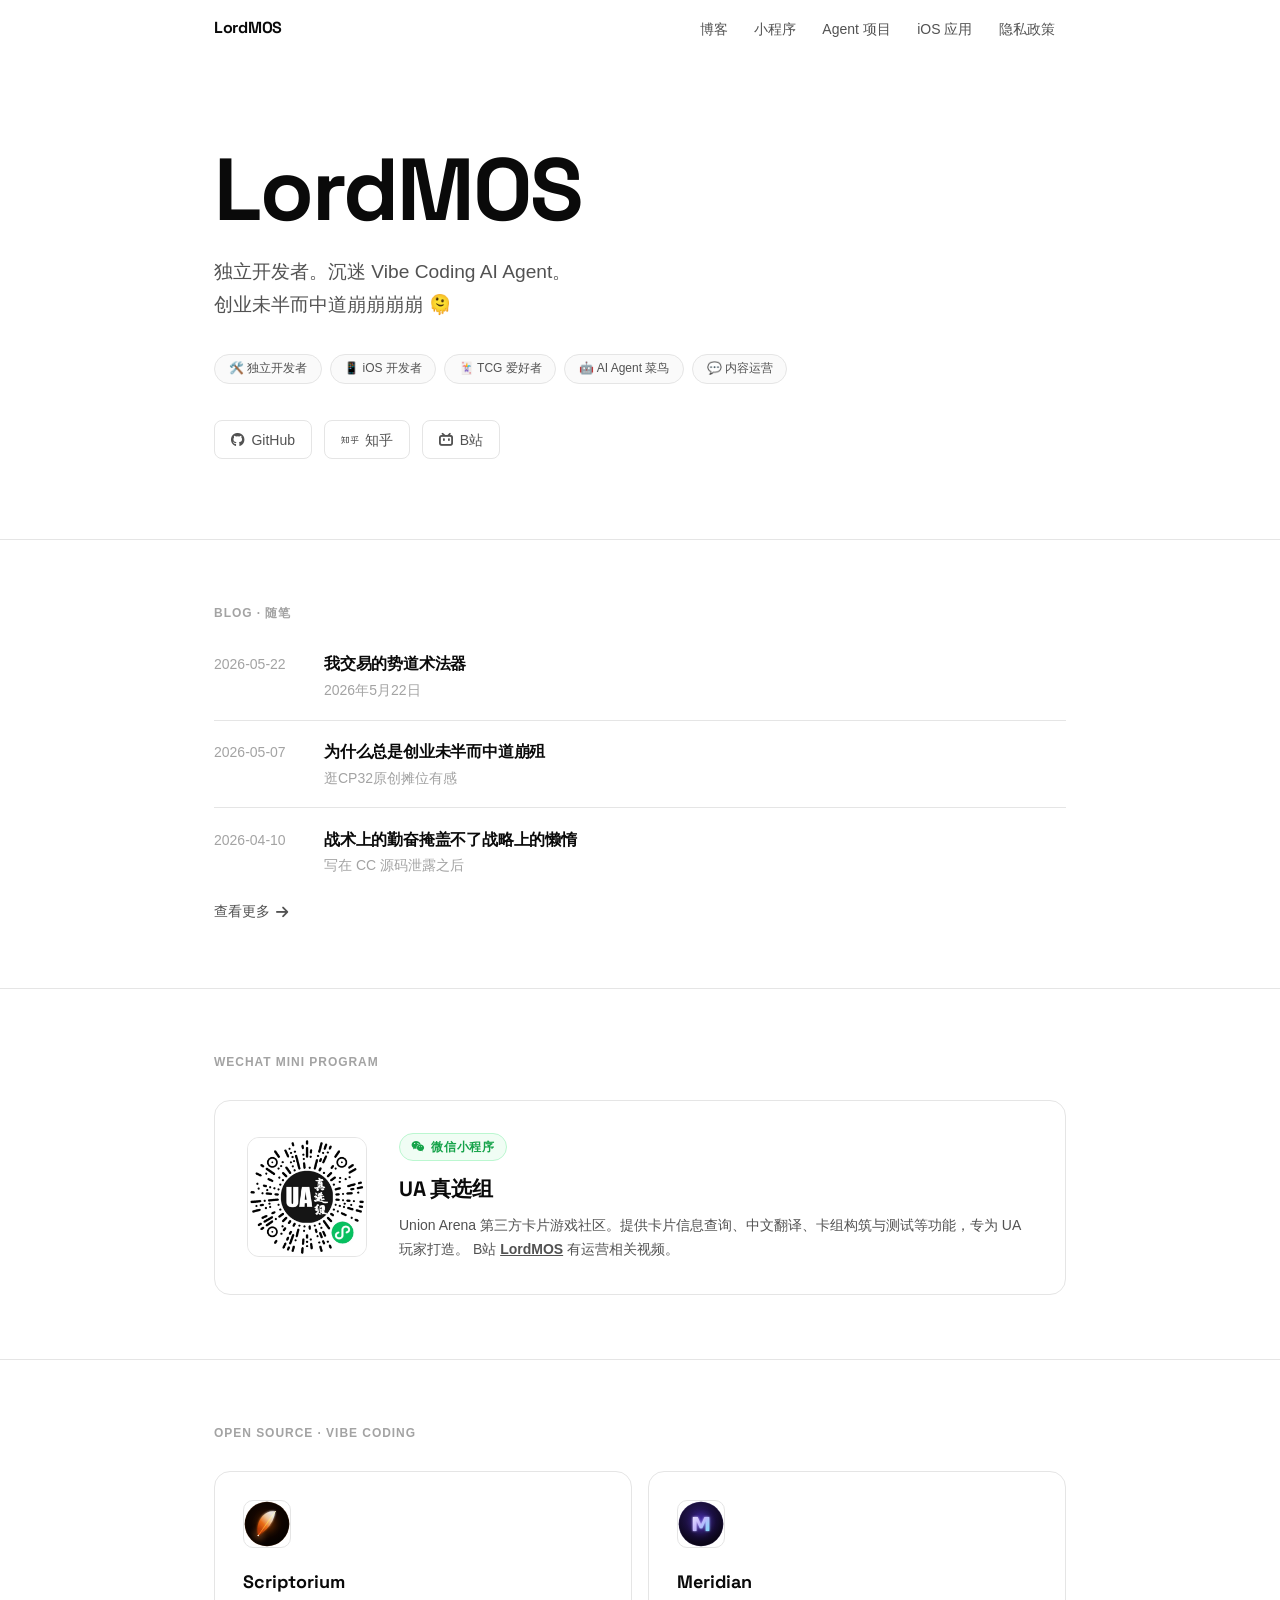
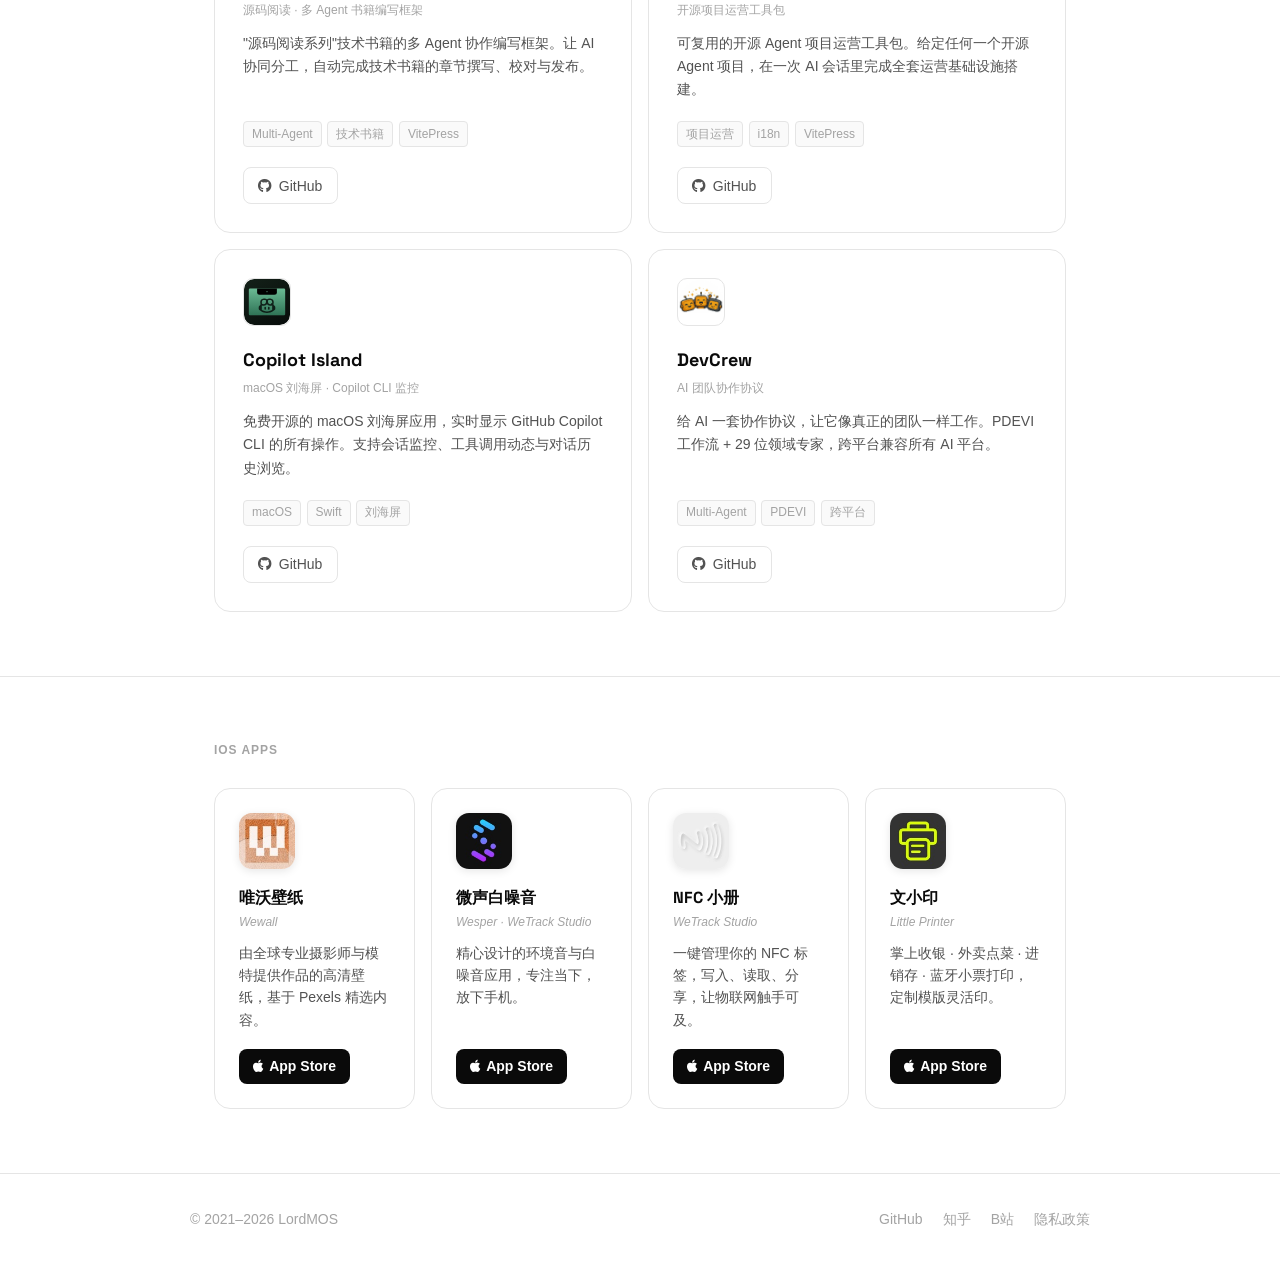
<file: index.html>
<!DOCTYPE html>
<html lang="zh-CN">

<head>
  <meta charset="utf-8" />
  <meta name="viewport" content="width=device-width, initial-scale=1" />
  <meta name="description" content="LordMOS — 独立开发者，iOS应用、微信小程序、AI Agent" />
  <title>LordMOS</title>
  <link rel="icon" type="image/x-icon" href="assets/favicon.ico" />
  <!-- Fonts: preconnect first, then load — non-blocking fallback to system fonts if unavailable -->
  <link rel="preconnect" href="https://fonts.googleapis.com" />
  <link rel="preconnect" href="https://fonts.gstatic.com" crossorigin />
  <link rel="stylesheet" href="https://fonts.googleapis.com/css2?family=Space+Grotesk:wght@500;700&display=swap"
    media="print" onload="this.media='all'" />
  <noscript>
    <link rel="stylesheet"
      href="https://fonts.googleapis.com/css2?family=Space+Grotesk:wght@500;700&display=swap" />
  </noscript>
  <!-- Font Awesome 6 Free -->
  <link rel="stylesheet" href="https://cdnjs.cloudflare.com/ajax/libs/font-awesome/6.6.0/css/all.min.css"
    crossorigin="anonymous" />
  <link href="css/custom.css" rel="stylesheet" />
  <link href="css/blog.css" rel="stylesheet" />
</head>

<body>

  <!-- Skip Navigation -->
  <a class="skip-nav" href="#main">跳转到主内容</a>

  <!-- Navbar -->
  <nav id="mainNav" aria-label="主导航">
    <div class="nav-inner">
      <a class="nav-brand" href="#">LordMOS</a>
      <button class="nav-toggle" id="navToggle" aria-label="打开导航菜单" aria-expanded="false" aria-controls="navLinks">
        <i class="fas fa-bars"></i>
      </button>
      <ul class="nav-links" id="navLinks">
        <li><a href="/blog-list.html">博客</a></li>
        <li><a href="#miniprogram">小程序</a></li>
        <li><a href="#agents">Agent 项目</a></li>
        <li><a href="#projects">iOS 应用</a></li>
        <li><a href="/privacy">隐私政策</a></li>
      </ul>
    </div>
  </nav>

  <main id="main">

  <!-- Hero -->
  <section class="hero" id="about">
    <h1 class="hero-name">LordMOS</h1>
    <p class="hero-bio">
      独立开发者。沉迷 Vibe Coding AI Agent。<br>
      创业未半而中道崩崩崩崩 🫠
    </p>
    <div class="hero-pills">
      <span class="hero-pill">🛠️ 独立开发者</span>
      <span class="hero-pill">📱 iOS 开发者</span>
      <span class="hero-pill">🃏 TCG 爱好者</span>
      <span class="hero-pill">🤖 AI Agent 菜鸟</span>
      <span class="hero-pill">💬 内容运营</span>
    </div>
    <div class="hero-links">
      <a class="hero-link" href="https://github.com/lordmos" target="_blank" rel="noopener">
        <i class="fab fa-github"></i> GitHub
      </a>
      <a class="hero-link" href="https://www.zhihu.com/people/lordmos" target="_blank" rel="noopener">
        <i class="fab fa-zhihu"></i> 知乎
      </a>
      <a class="hero-link" href="https://space.bilibili.com/143360" target="_blank" rel="noopener">
        <i class="fab fa-bilibili"></i> B站
      </a>
    </div>
  </section>

  <hr class="page-divider" />

  <!-- Blog -->
  <section class="page-section" id="blog">
    <p class="section-label">Blog · 随笔</p>
    <div class="blog-grid" id="blogGrid">
      <div class="blog-loading">
        <div class="blog-loading-spinner"></div>
        <span>加载博客列表...</span>
      </div>
    </div>
    <a class="blog-view-all" id="blogViewAll" href="/blog-list.html" style="display:none">
      查看更多 <i class="fas fa-arrow-right"></i>
    </a>
  </section>

  <hr class="page-divider" />

  <!-- Mini Program -->
  <section class="page-section" id="miniprogram">
    <p class="section-label">WeChat Mini Program</p>
    <div class="mp-card">
      <div class="mp-qr">
        <img src="assets/img/ua-qrcode.png" alt="UA真选组小程序二维码" loading="lazy" />
      </div>
      <div class="mp-body">
        <span class="mp-tag"><i class="fab fa-weixin"></i> 微信小程序</span>
        <div class="mp-title">UA 真选组</div>
        <p class="mp-desc">
          Union Arena 第三方卡片游戏社区。提供卡片信息查询、中文翻译、卡组构筑与测试等功能，专为 UA 玩家打造。
          B站 <a href="https://space.bilibili.com/143360" target="_blank" rel="noopener"
            style="text-decoration:underline;color:inherit"><strong>LordMOS</strong></a> 有运营相关视频。
        </p>
      </div>
    </div>
  </section>

  <hr class="page-divider" />

  <!-- Agent Projects -->
  <section class="page-section" id="agents">
    <p class="section-label">Open Source · Vibe Coding</p>
    <div class="agent-grid">

      <a class="agent-card" href="https://lordmos.github.io/scriptorium/" target="_blank" rel="noopener">
        <div class="agent-logo">
          <img src="assets/img/hero-scriptorium.svg" alt="Scriptorium" loading="lazy" />
        </div>
        <div class="agent-name">Scriptorium</div>
        <div class="agent-sub">源码阅读 · 多 Agent 书籍编写框架</div>
        <p class="agent-desc">
          "源码阅读系列"技术书籍的多 Agent 协作编写框架。让 AI 协同分工，自动完成技术书籍的章节撰写、校对与发布。
        </p>
        <div class="agent-tags">
          <span class="agent-tag">Multi-Agent</span>
          <span class="agent-tag">技术书籍</span>
          <span class="agent-tag">VitePress</span>
        </div>
        <span class="btn-gh"><i class="fab fa-github"></i> GitHub</span>
      </a>

      <a class="agent-card" href="https://lordmos.github.io/meridian/" target="_blank" rel="noopener">
        <div class="agent-logo">
          <img src="assets/img/hero-meridian.svg" alt="Meridian" loading="lazy" />
        </div>
        <div class="agent-name">Meridian</div>
        <div class="agent-sub">开源项目运营工具包</div>
        <p class="agent-desc">
          可复用的开源 Agent 项目运营工具包。给定任何一个开源 Agent 项目，在一次 AI 会话里完成全套运营基础设施搭建。
        </p>
        <div class="agent-tags">
          <span class="agent-tag">项目运营</span>
          <span class="agent-tag">i18n</span>
          <span class="agent-tag">VitePress</span>
        </div>
        <span class="btn-gh"><i class="fab fa-github"></i> GitHub</span>
      </a>

      <a class="agent-card" href="https://lordmos.github.io/copilot-island/" target="_blank" rel="noopener">
        <div class="agent-logo">
          <img src="assets/img/hero-copilot-island.svg" alt="Copilot Island" loading="lazy" />
        </div>
        <div class="agent-name">Copilot Island</div>
        <div class="agent-sub">macOS 刘海屏 · Copilot CLI 监控</div>
        <p class="agent-desc">
          免费开源的 macOS 刘海屏应用，实时显示 GitHub Copilot CLI 的所有操作。支持会话监控、工具调用动态与对话历史浏览。
        </p>
        <div class="agent-tags">
          <span class="agent-tag">macOS</span>
          <span class="agent-tag">Swift</span>
          <span class="agent-tag">刘海屏</span>
        </div>
        <span class="btn-gh"><i class="fab fa-github"></i> GitHub</span>
      </a>

      <a class="agent-card" href="https://lordmos.github.io/dev-crew/" target="_blank" rel="noopener">
        <div class="agent-logo">
          <img src="assets/img/dev-crew.png" alt="DevCrew" loading="lazy" />
        </div>
        <div class="agent-name">DevCrew</div>
        <div class="agent-sub">AI 团队协作协议</div>
        <p class="agent-desc">
          给 AI 一套协作协议，让它像真正的团队一样工作。PDEVI 工作流 + 29 位领域专家，跨平台兼容所有 AI 平台。
        </p>
        <div class="agent-tags">
          <span class="agent-tag">Multi-Agent</span>
          <span class="agent-tag">PDEVI</span>
          <span class="agent-tag">跨平台</span>
        </div>
        <span class="btn-gh"><i class="fab fa-github"></i> GitHub</span>
      </a>

    </div>
  </section>

  <hr class="page-divider" />

  <!-- iOS Apps -->
  <section class="page-section" id="projects">
    <p class="section-label">iOS Apps</p>
    <div class="app-grid">

      <a class="app-card" href="https://apps.apple.com/cn/app/id1492618122" target="_blank" rel="noopener">
        <img class="app-icon" src="assets/img/icon-wewall.jpg" alt="唯沃壁纸" loading="lazy" />
        <div class="app-name">唯沃壁纸</div>
        <div class="app-sub">Wewall</div>
        <p class="app-desc">由全球专业摄影师与模特提供作品的高清壁纸，基于 Pexels 精选内容。</p>
        <span class="btn-store"><i class="fab fa-apple"></i> App Store</span>
      </a>

      <a class="app-card" href="https://apps.apple.com/cn/app/id1492861857" target="_blank" rel="noopener">
        <img class="app-icon" src="assets/img/icon-wesper.jpg" alt="微声白噪音" loading="lazy" />
        <div class="app-name">微声白噪音</div>
        <div class="app-sub">Wesper · WeTrack Studio</div>
        <p class="app-desc">精心设计的环境音与白噪音应用，专注当下，放下手机。</p>
        <span class="btn-store"><i class="fab fa-apple"></i> App Store</span>
      </a>

      <a class="app-card" href="https://apps.apple.com/cn/app/id1551346700" target="_blank" rel="noopener">
        <img class="app-icon" src="assets/img/icon-nfc.jpg" alt="NFC小册" loading="lazy" />
        <div class="app-name">NFC 小册</div>
        <div class="app-sub">WeTrack Studio</div>
        <p class="app-desc">一键管理你的 NFC 标签，写入、读取、分享，让物联网触手可及。</p>
        <span class="btn-store"><i class="fab fa-apple"></i> App Store</span>
      </a>

      <a class="app-card" href="https://apps.apple.com/cn/app/id1554477295" target="_blank" rel="noopener">
        <img class="app-icon" src="assets/img/icon-printer.jpg" alt="文小印" loading="lazy" />
        <div class="app-name">文小印</div>
        <div class="app-sub">Little Printer</div>
        <p class="app-desc">掌上收银 · 外卖点菜 · 进销存 · 蓝牙小票打印，定制模版灵活印。</p>
        <span class="btn-store"><i class="fab fa-apple"></i> App Store</span>
      </a>

    </div>
  </section>

  </main>

  <!-- Footer -->
  <footer class="site-footer">
    <div class="footer-inner">
      <span class="footer-copy">© 2021–2026 LordMOS</span>
      <ul class="footer-nav">
        <li><a href="https://github.com/lordmos" target="_blank" rel="noopener">GitHub</a></li>
        <li><a href="https://www.zhihu.com/people/lordmos" target="_blank" rel="noopener">知乎</a></li>
        <li><a href="https://space.bilibili.com/143360" target="_blank" rel="noopener">B站</a></li>
        <li><a href="/privacy">隐私政策</a></li>
      </ul>
    </div>
  </footer>

  <script>
    const nav = document.getElementById('mainNav');
    window.addEventListener('scroll', () => {
      nav.style.borderBottomColor = window.scrollY > 10 ? 'var(--nav-scroll-border)' : 'transparent';
    });

    // Mobile nav toggle
    const navToggle = document.getElementById('navToggle');
    const navLinks = document.getElementById('navLinks');
    navToggle.addEventListener('click', () => {
      const isOpen = navLinks.classList.toggle('nav-open');
      navToggle.setAttribute('aria-expanded', isOpen);
      navToggle.querySelector('i').className = isOpen ? 'fas fa-times' : 'fas fa-bars';
    });

    // Load latest 5 blog posts for homepage
    (async function loadBlogList() {
      const grid = document.getElementById('blogGrid');
      try {
        const res = await fetch('blogs/index.json');
        if (!res.ok) throw new Error('Failed to load');
        const posts = await res.json();

        // Sort by date descending
        posts.sort((a, b) => b.date.localeCompare(a.date));

        // Show only latest 5
        const latest = posts.slice(0, 5);

        grid.innerHTML = latest.map(post => {
          const dateObj = new Date(post.date + 'T00:00:00');
          const dateStr = `${dateObj.getFullYear()}-${String(dateObj.getMonth()+1).padStart(2,'0')}-${String(dateObj.getDate()).padStart(2,'0')}`;
          return `
            <a class="blog-card" href="blog.html?post=${encodeURIComponent(post.file)}">
              <span class="blog-card-date">${dateStr}</span>
              <div class="blog-card-content">
                <div class="blog-card-title">${post.title}</div>
                ${post.subtitle ? `<div class="blog-card-subtitle">${post.subtitle}</div>` : ''}
              </div>
              <span class="blog-card-arrow"><i class="fas fa-arrow-right"></i></span>
            </a>`;
        }).join('');

        // Show "查看更多" link if there are more than 5 posts, or always show it as entry to full list
        const viewAllEl = document.getElementById('blogViewAll');
        if (viewAllEl) viewAllEl.style.display = 'inline-flex';

      } catch (e) {
        grid.innerHTML = '<p style="color:var(--fg-3);font-size:0.9rem">暂无博客文章。</p>';
      }
    })();
  </script>

</body>

</html>
</file>
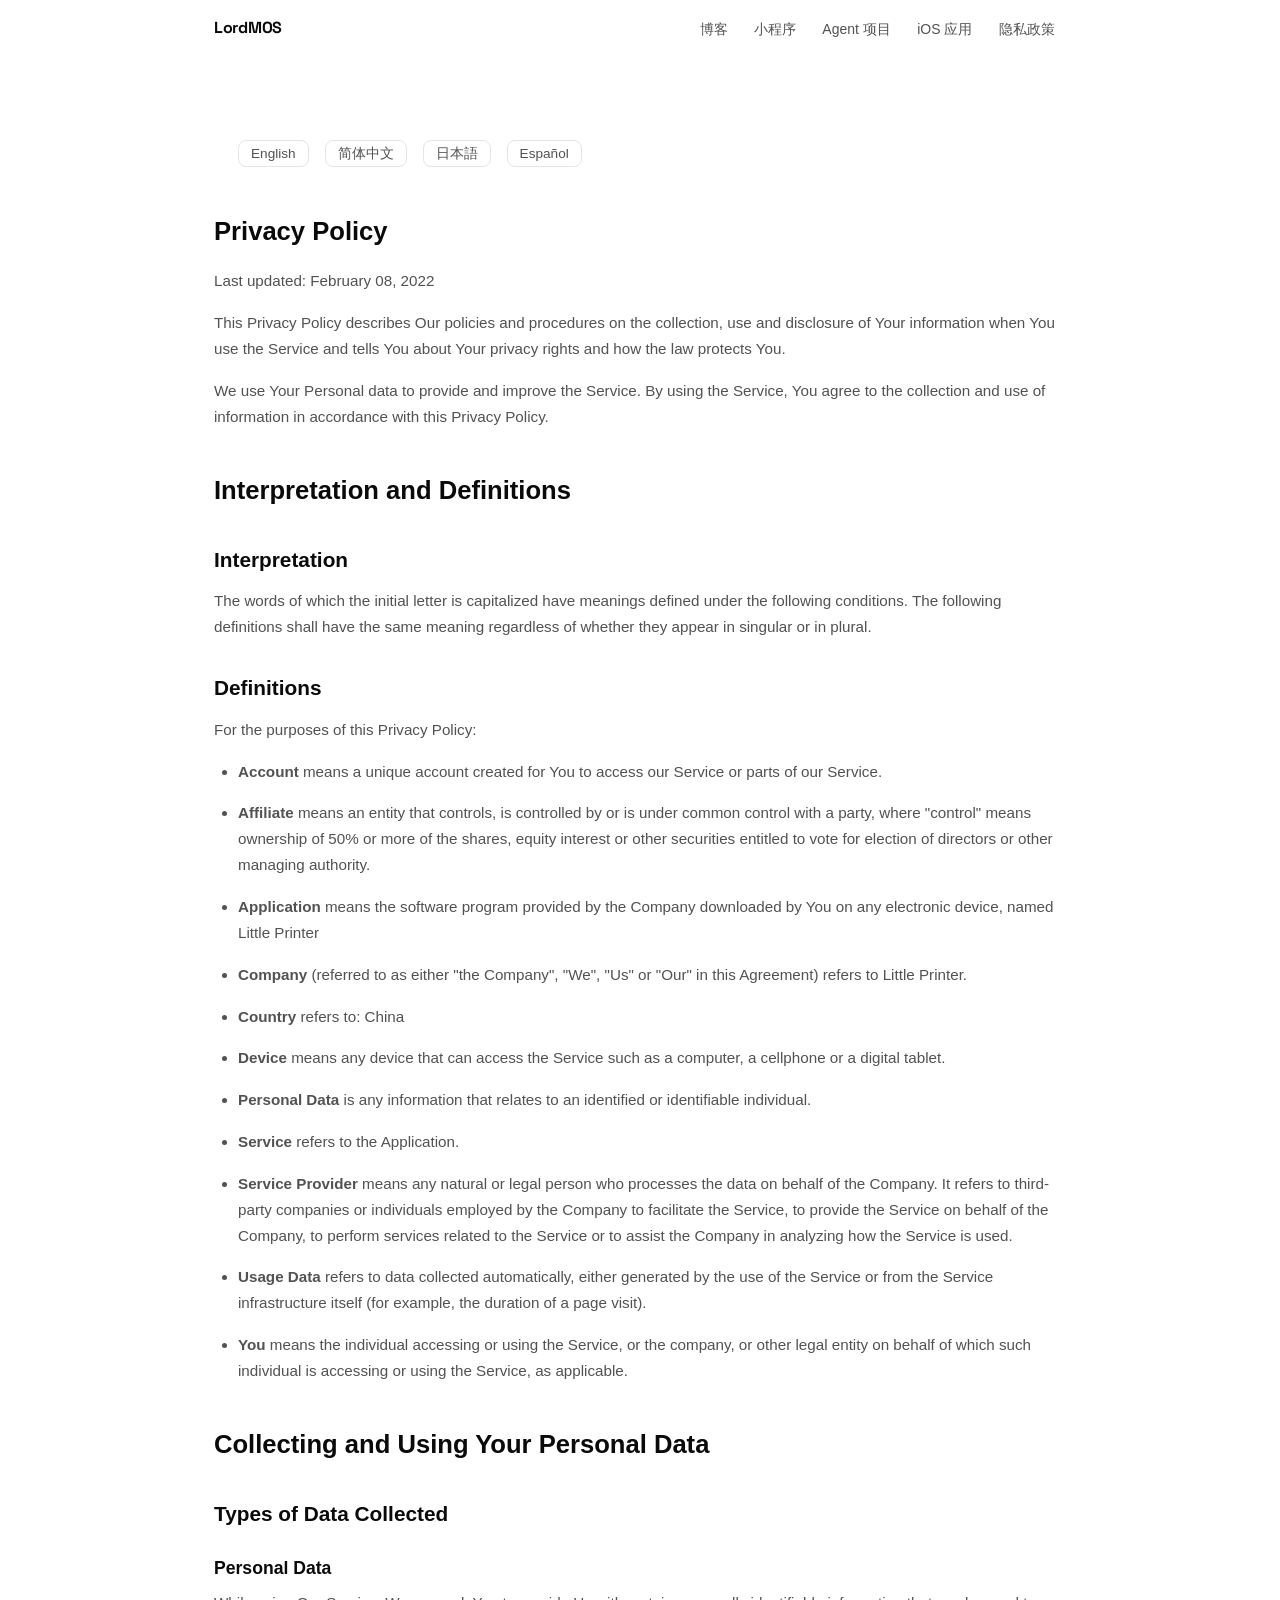
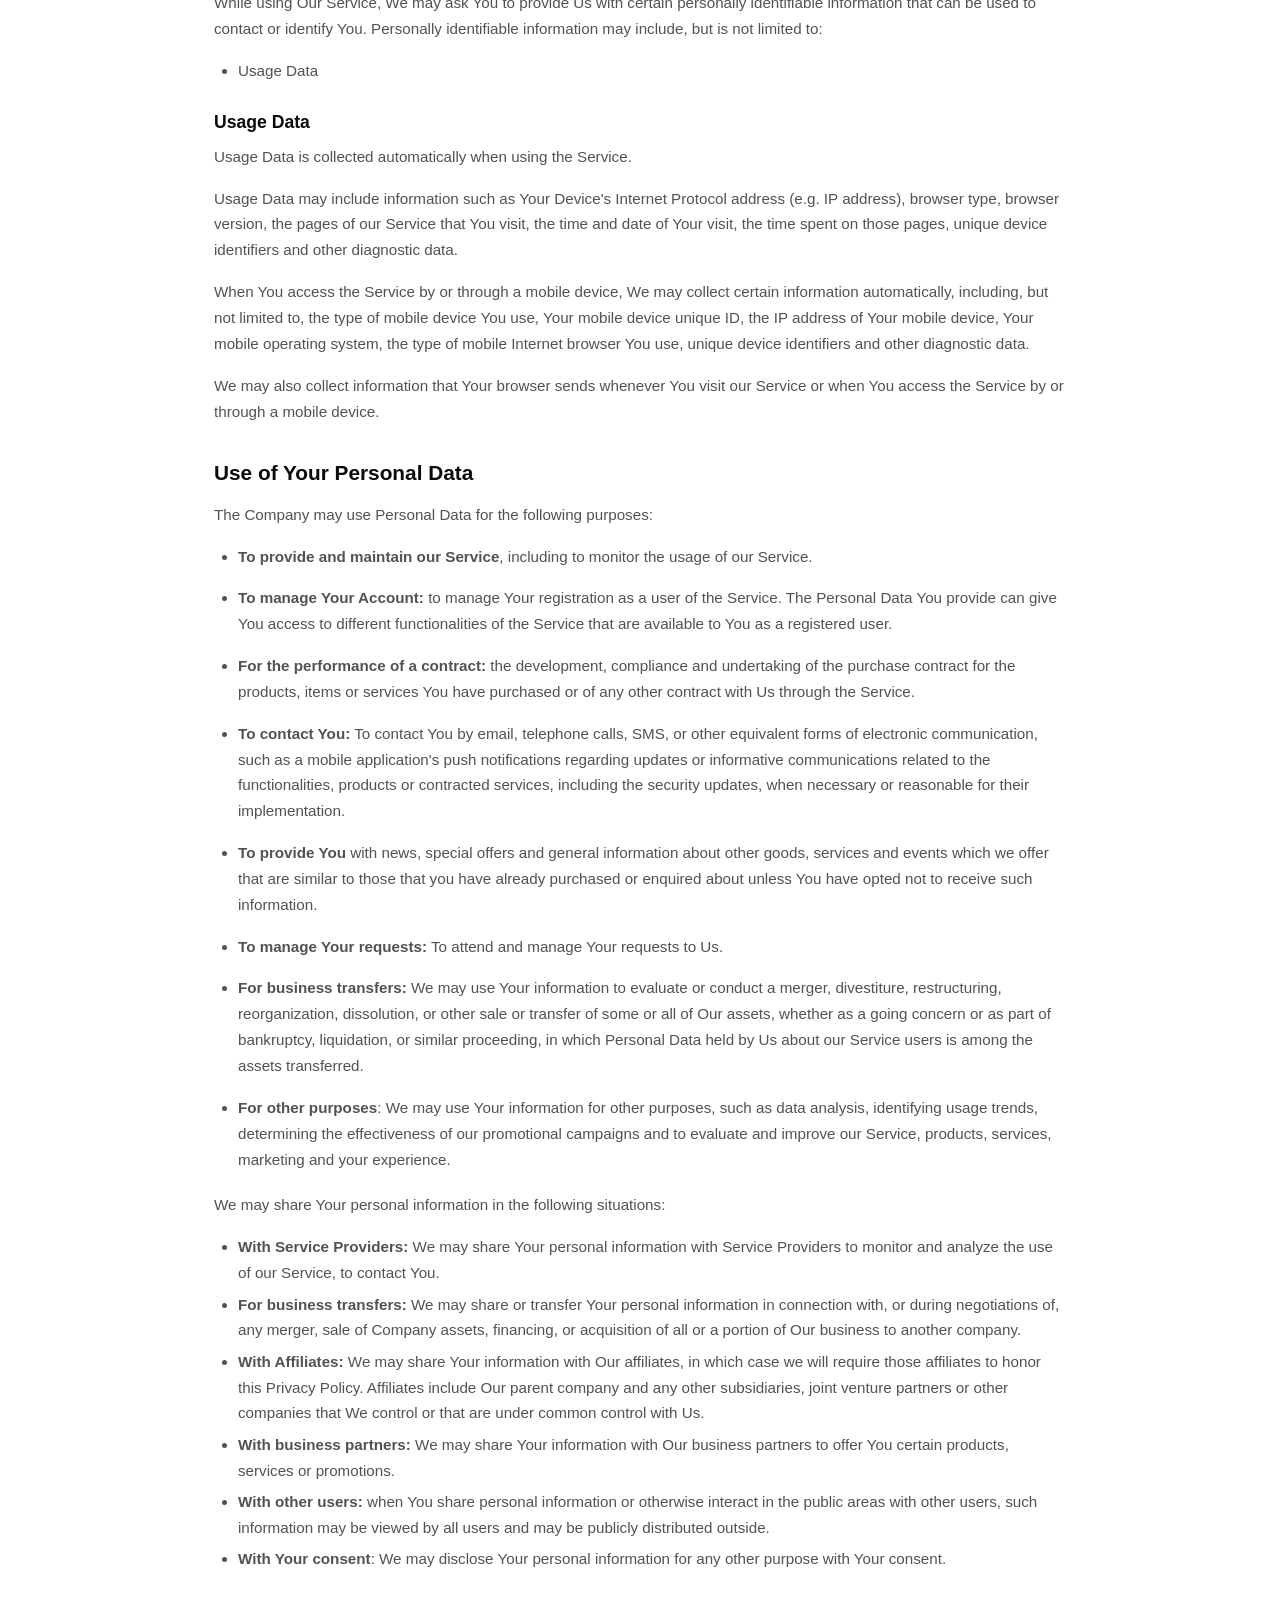
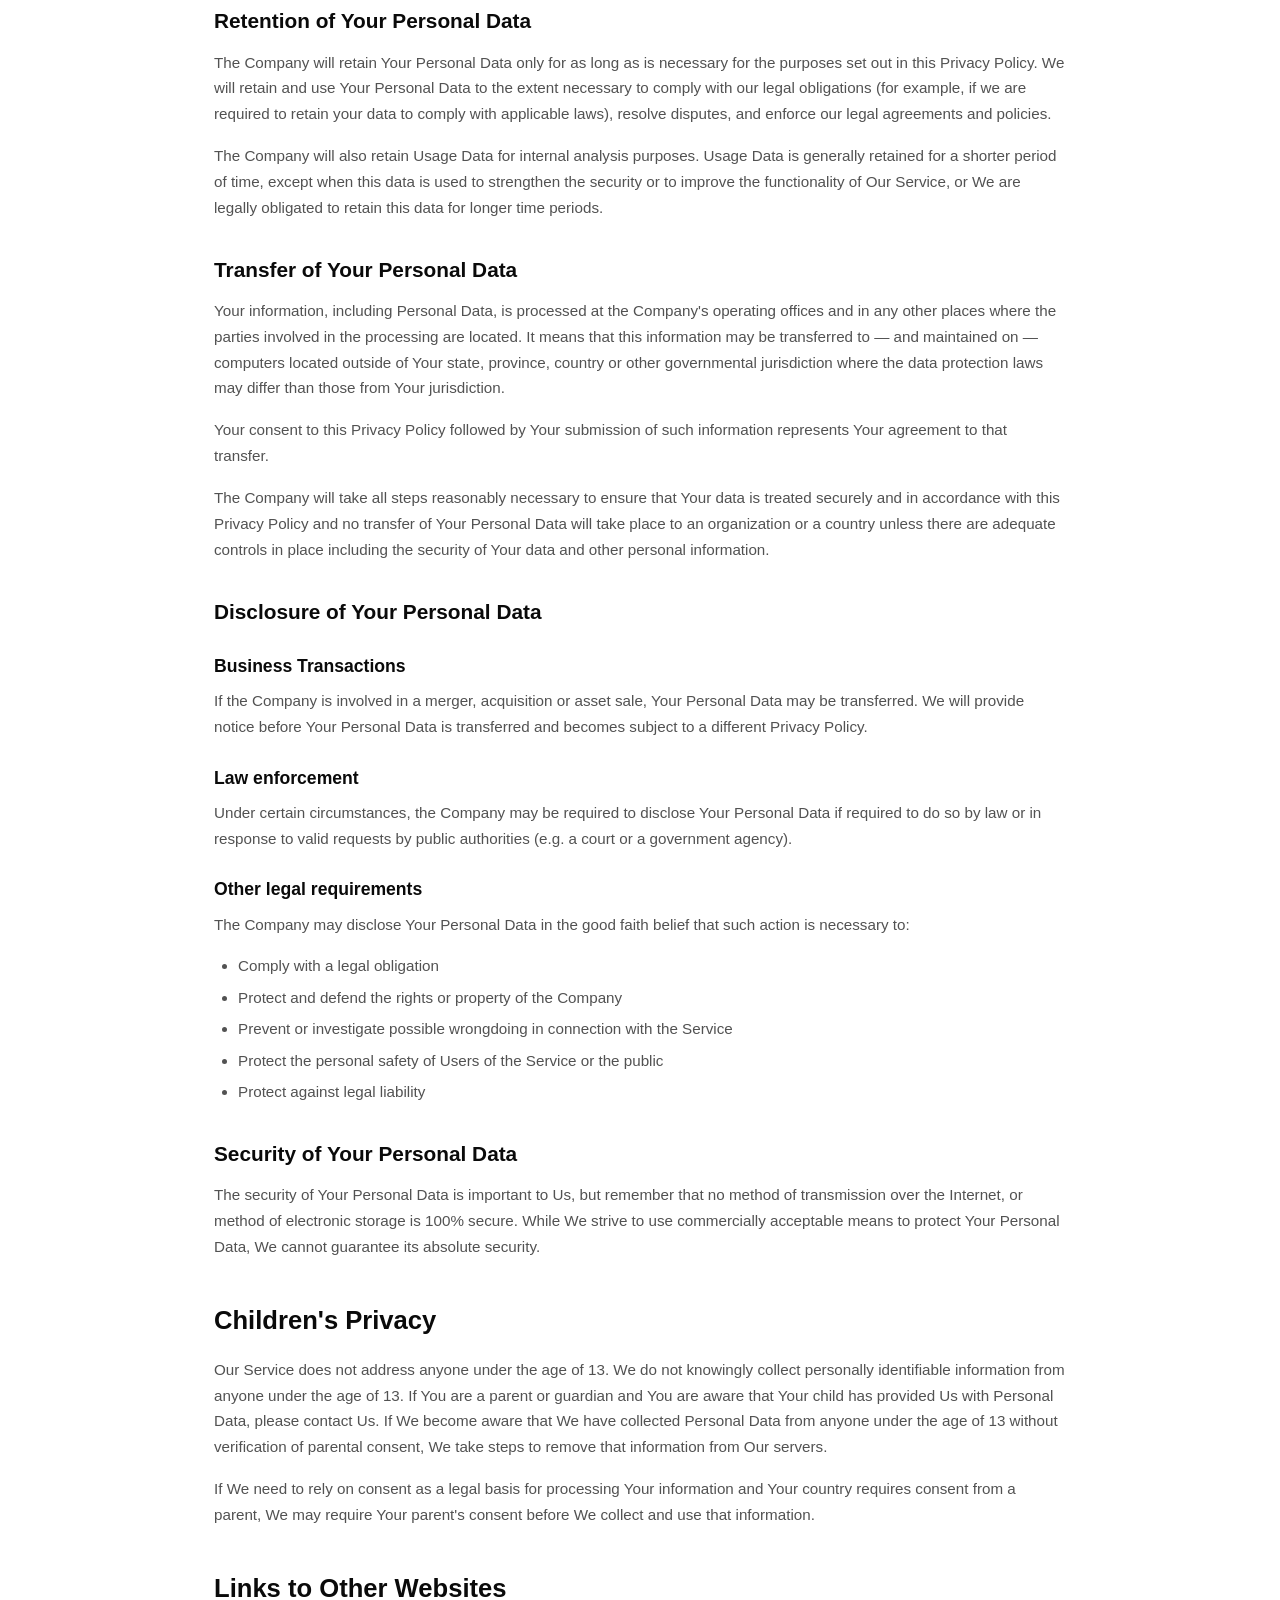
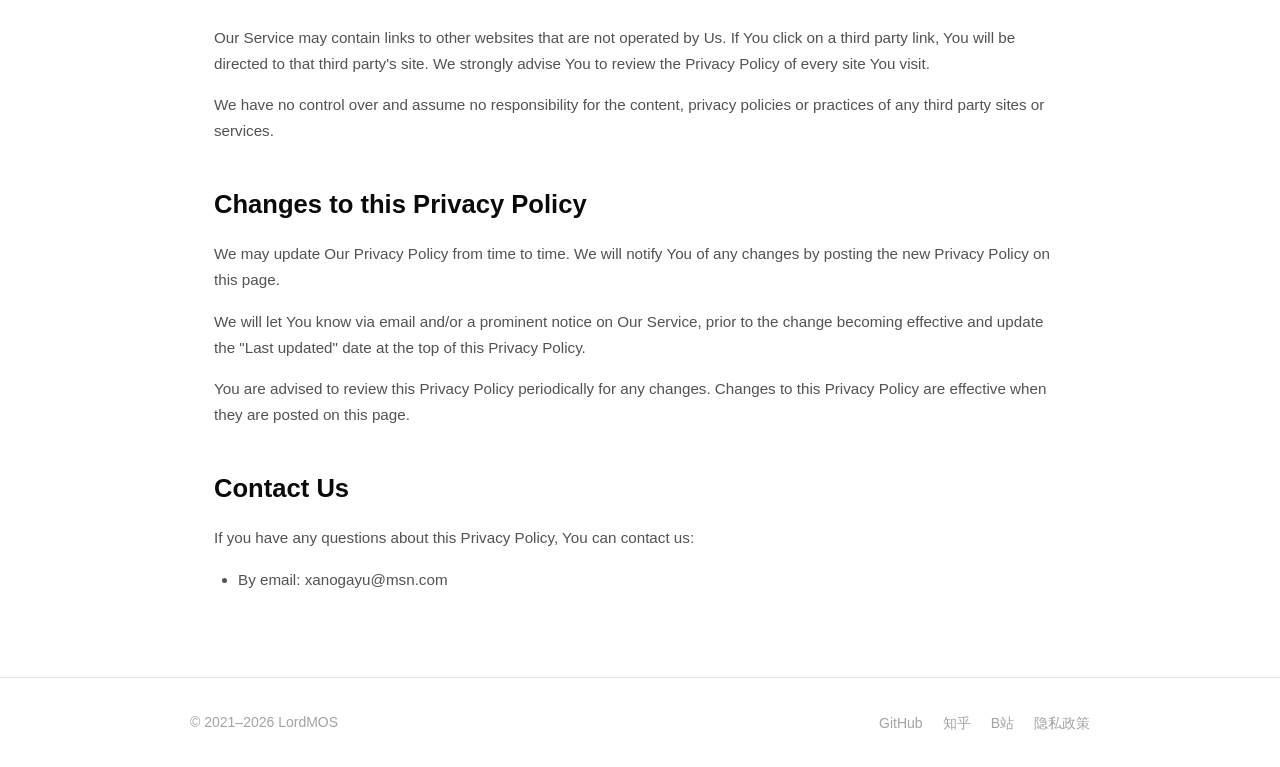
<file: privacy/index.html>
<!DOCTYPE html>
<html lang="en">

<head>
  <meta charset="utf-8" />
  <meta name="viewport" content="width=device-width, initial-scale=1" />
  <meta name="description" content="Privacy Policy — LordMOS" />
  <title>Privacy Policy — LordMOS</title>
  <link rel="icon" type="image/x-icon" href="../assets/favicon.ico" />
  <link rel="preconnect" href="https://fonts.googleapis.com" />
  <link rel="preconnect" href="https://fonts.gstatic.com" crossorigin />
  <link rel="stylesheet" href="https://fonts.googleapis.com/css2?family=Space+Grotesk:wght@500;700&display=swap"
    media="print" onload="this.media='all'" />
  <noscript>
    <link rel="stylesheet"
      href="https://fonts.googleapis.com/css2?family=Space+Grotesk:wght@500;700&display=swap" />
  </noscript>
  <link rel="stylesheet" href="https://cdnjs.cloudflare.com/ajax/libs/font-awesome/6.6.0/css/all.min.css"
    crossorigin="anonymous" />
  <link href="../css/custom.css" rel="stylesheet" />
  <style>
    .privacy-page { max-width: var(--container); margin: 0 auto; padding: 8rem 1.5rem 4rem; }
    .privacy-page h1 { font-size: 1.6rem; font-weight: 700; margin: 2.5rem 0 1rem; color: var(--fg); }
    .privacy-page h1:first-child { font-size: clamp(2rem, 5vw, 3rem); font-weight: 800; letter-spacing: -1.5px; margin-top: 0; }
    .privacy-page h2 { font-size: 1.3rem; font-weight: 600; margin: 2rem 0 0.75rem; color: var(--fg); }
    .privacy-page h3 { font-size: 1.1rem; font-weight: 600; margin: 1.5rem 0 0.5rem; color: var(--fg); }
    .privacy-page p { margin-bottom: 1rem; color: var(--fg-2); line-height: 1.7; font-size: 0.95rem; }
    .privacy-page ul { margin: 0.75rem 0 1.25rem; padding-left: 1.5rem; color: var(--fg-2); font-size: 0.95rem; line-height: 1.7; }
    .privacy-page li { margin-bottom: 0.35rem; }
    .privacy-lang { display: flex; gap: 1rem; list-style: none; padding: 0; margin-bottom: 2rem; }
    .privacy-lang a { font-size: 0.85rem; color: var(--fg-2); border: 1px solid var(--border); border-radius: var(--radius-sm); padding: 0.3rem 0.75rem; transition: var(--transition); }
    .privacy-lang a:hover { border-color: var(--fg); color: var(--fg); }
    @media (max-width: 640px) { .privacy-page { padding: 6.5rem 1.25rem 3rem; } }
  </style>
</head>

<body>

  <a class="skip-nav" href="#main">Skip to content</a>

  <nav id="mainNav" aria-label="Main navigation">
    <div class="nav-inner">
      <a class="nav-brand" href="/">LordMOS</a>
      <button class="nav-toggle" id="navToggle" aria-label="Toggle navigation" aria-expanded="false" aria-controls="navLinks">
        <i class="fas fa-bars"></i>
      </button>
      <ul class="nav-links" id="navLinks">
        <li><a href="/blog-list.html">博客</a></li>
        <li><a href="/#miniprogram">小程序</a></li>
        <li><a href="/#agents">Agent 项目</a></li>
        <li><a href="/#projects">iOS 应用</a></li>
        <li><a href="/privacy">隐私政策</a></li>
      </ul>
    </div>
  </nav>

  <main id="main">
  <div class="privacy-page">
    <ul class="privacy-lang">
      <li><a href="./en.html">English</a></li>
      <li><a href="./zh.html">简体中文</a></li>
      <li><a href="./ja.html">日本語</a></li>
      <li><a href="./es.html">Español</a></li>
    </ul>


<h1>Privacy Policy</h1>
<p>Last updated: February 08, 2022</p>
<p>This Privacy Policy describes Our policies and procedures on the collection, use and disclosure of Your information
	when You use the Service and tells You about Your privacy rights and how the law protects You.</p>
<p>We use Your Personal data to provide and improve the Service. By using the Service, You agree to the collection and
	use of information in accordance with this Privacy Policy. </p>
<h1>Interpretation and Definitions</h1>
<h2>Interpretation</h2>
<p>The words of which the initial letter is capitalized have meanings defined under the following conditions. The
	following definitions shall have the same meaning regardless of whether they appear in singular or in plural.</p>
<h2>Definitions</h2>
<p>For the purposes of this Privacy Policy:</p>
<ul>
	<li>
		<p><strong>Account</strong> means a unique account created for You to access our Service or parts of our
			Service.</p>
	</li>
	<li>
		<p><strong>Affiliate</strong> means an entity that controls, is controlled by or is under common control with a
			party, where &quot;control&quot; means ownership of 50% or more of the shares, equity interest or other
			securities entitled to vote for election of directors or other managing authority.</p>
	</li>
	<li>
		<p><strong>Application</strong> means the software program provided by the Company downloaded by You on any
			electronic device, named Little Printer</p>
	</li>
	<li>
		<p><strong>Company</strong> (referred to as either &quot;the Company&quot;, &quot;We&quot;, &quot;Us&quot; or
			&quot;Our&quot; in this Agreement) refers to Little Printer.</p>
	</li>
	<li>
		<p><strong>Country</strong> refers to: China</p>
	</li>
	<li>
		<p><strong>Device</strong> means any device that can access the Service such as a computer, a cellphone or a
			digital tablet.</p>
	</li>
	<li>
		<p><strong>Personal Data</strong> is any information that relates to an identified or identifiable individual.
		</p>
	</li>
	<li>
		<p><strong>Service</strong> refers to the Application.</p>
	</li>
	<li>
		<p><strong>Service Provider</strong> means any natural or legal person who processes the data on behalf of the
			Company. It refers to third-party companies or individuals employed by the Company to facilitate the
			Service, to provide the Service on behalf of the Company, to perform services related to the Service or to
			assist the Company in analyzing how the Service is used.</p>
	</li>
	<li>
		<p><strong>Usage Data</strong> refers to data collected automatically, either generated by the use of the
			Service or from the Service infrastructure itself (for example, the duration of a page visit).</p>
	</li>
	<li>
		<p><strong>You</strong> means the individual accessing or using the Service, or the company, or other legal
			entity on behalf of which such individual is accessing or using the Service, as applicable.</p>
	</li>
</ul>
<h1>Collecting and Using Your Personal Data</h1>
<h2>Types of Data Collected</h2>
<h3>Personal Data</h3>
<p>While using Our Service, We may ask You to provide Us with certain personally identifiable information that can be
	used to contact or identify You. Personally identifiable information may include, but is not limited to:</p>
<ul>
	<li>Usage Data</li>
</ul>
<h3>Usage Data</h3>
<p>Usage Data is collected automatically when using the Service.</p>
<p>Usage Data may include information such as Your Device's Internet Protocol address (e.g. IP address), browser type,
	browser version, the pages of our Service that You visit, the time and date of Your visit, the time spent on those
	pages, unique device identifiers and other diagnostic data.</p>
<p>When You access the Service by or through a mobile device, We may collect certain information automatically,
	including, but not limited to, the type of mobile device You use, Your mobile device unique ID, the IP address of
	Your mobile device, Your mobile operating system, the type of mobile Internet browser You use, unique device
	identifiers and other diagnostic data.</p>
<p>We may also collect information that Your browser sends whenever You visit our Service or when You access the Service
	by or through a mobile device.</p>
<h2>Use of Your Personal Data</h2>
<p>The Company may use Personal Data for the following purposes:</p>
<ul>
	<li>
		<p><strong>To provide and maintain our Service</strong>, including to monitor the usage of our Service.</p>
	</li>
	<li>
		<p><strong>To manage Your Account:</strong> to manage Your registration as a user of the Service. The Personal
			Data You provide can give You access to different functionalities of the Service that are available to You
			as a registered user.</p>
	</li>
	<li>
		<p><strong>For the performance of a contract:</strong> the development, compliance and undertaking of the
			purchase contract for the products, items or services You have purchased or of any other contract with Us
			through the Service.</p>
	</li>
	<li>
		<p><strong>To contact You:</strong> To contact You by email, telephone calls, SMS, or other equivalent forms of
			electronic communication, such as a mobile application's push notifications regarding updates or informative
			communications related to the functionalities, products or contracted services, including the security
			updates, when necessary or reasonable for their implementation.</p>
	</li>
	<li>
		<p><strong>To provide You</strong> with news, special offers and general information about other goods, services
			and events which we offer that are similar to those that you have already purchased or enquired about unless
			You have opted not to receive such information.</p>
	</li>
	<li>
		<p><strong>To manage Your requests:</strong> To attend and manage Your requests to Us.</p>
	</li>
	<li>
		<p><strong>For business transfers:</strong> We may use Your information to evaluate or conduct a merger,
			divestiture, restructuring, reorganization, dissolution, or other sale or transfer of some or all of Our
			assets, whether as a going concern or as part of bankruptcy, liquidation, or similar proceeding, in which
			Personal Data held by Us about our Service users is among the assets transferred.</p>
	</li>
	<li>
		<p><strong>For other purposes</strong>: We may use Your information for other purposes, such as data analysis,
			identifying usage trends, determining the effectiveness of our promotional campaigns and to evaluate and
			improve our Service, products, services, marketing and your experience.</p>
	</li>
</ul>
<p>We may share Your personal information in the following situations:</p>
<ul>
	<li><strong>With Service Providers:</strong> We may share Your personal information with Service Providers to
		monitor and analyze the use of our Service, to contact You.</li>
	<li><strong>For business transfers:</strong> We may share or transfer Your personal information in connection with,
		or during negotiations of, any merger, sale of Company assets, financing, or acquisition of all or a portion of
		Our business to another company.</li>
	<li><strong>With Affiliates:</strong> We may share Your information with Our affiliates, in which case we will
		require those affiliates to honor this Privacy Policy. Affiliates include Our parent company and any other
		subsidiaries, joint venture partners or other companies that We control or that are under common control with
		Us.</li>
	<li><strong>With business partners:</strong> We may share Your information with Our business partners to offer You
		certain products, services or promotions.</li>
	<li><strong>With other users:</strong> when You share personal information or otherwise interact in the public areas
		with other users, such information may be viewed by all users and may be publicly distributed outside.</li>
	<li><strong>With Your consent</strong>: We may disclose Your personal information for any other purpose with Your
		consent.</li>
</ul>
<h2>Retention of Your Personal Data</h2>
<p>The Company will retain Your Personal Data only for as long as is necessary for the purposes set out in this Privacy
	Policy. We will retain and use Your Personal Data to the extent necessary to comply with our legal obligations (for
	example, if we are required to retain your data to comply with applicable laws), resolve disputes, and enforce our
	legal agreements and policies.</p>
<p>The Company will also retain Usage Data for internal analysis purposes. Usage Data is generally retained for a
	shorter period of time, except when this data is used to strengthen the security or to improve the functionality of
	Our Service, or We are legally obligated to retain this data for longer time periods.</p>
<h2>Transfer of Your Personal Data</h2>
<p>Your information, including Personal Data, is processed at the Company's operating offices and in any other places
	where the parties involved in the processing are located. It means that this information may be transferred to — and
	maintained on — computers located outside of Your state, province, country or other governmental jurisdiction where
	the data protection laws may differ than those from Your jurisdiction.</p>
<p>Your consent to this Privacy Policy followed by Your submission of such information represents Your agreement to that
	transfer.</p>
<p>The Company will take all steps reasonably necessary to ensure that Your data is treated securely and in accordance
	with this Privacy Policy and no transfer of Your Personal Data will take place to an organization or a country
	unless there are adequate controls in place including the security of Your data and other personal information.</p>
<h2>Disclosure of Your Personal Data</h2>
<h3>Business Transactions</h3>
<p>If the Company is involved in a merger, acquisition or asset sale, Your Personal Data may be transferred. We will
	provide notice before Your Personal Data is transferred and becomes subject to a different Privacy Policy.</p>
<h3>Law enforcement</h3>
<p>Under certain circumstances, the Company may be required to disclose Your Personal Data if required to do so by law
	or in response to valid requests by public authorities (e.g. a court or a government agency).</p>
<h3>Other legal requirements</h3>
<p>The Company may disclose Your Personal Data in the good faith belief that such action is necessary to:</p>
<ul>
	<li>Comply with a legal obligation</li>
	<li>Protect and defend the rights or property of the Company</li>
	<li>Prevent or investigate possible wrongdoing in connection with the Service</li>
	<li>Protect the personal safety of Users of the Service or the public</li>
	<li>Protect against legal liability</li>
</ul>
<h2>Security of Your Personal Data</h2>
<p>The security of Your Personal Data is important to Us, but remember that no method of transmission over the Internet,
	or method of electronic storage is 100% secure. While We strive to use commercially acceptable means to protect Your
	Personal Data, We cannot guarantee its absolute security.</p>
<h1>Children's Privacy</h1>
<p>Our Service does not address anyone under the age of 13. We do not knowingly collect personally identifiable
	information from anyone under the age of 13. If You are a parent or guardian and You are aware that Your child has
	provided Us with Personal Data, please contact Us. If We become aware that We have collected Personal Data from
	anyone under the age of 13 without verification of parental consent, We take steps to remove that information from
	Our servers.</p>
<p>If We need to rely on consent as a legal basis for processing Your information and Your country requires consent from
	a parent, We may require Your parent's consent before We collect and use that information.</p>
<h1>Links to Other Websites</h1>
<p>Our Service may contain links to other websites that are not operated by Us. If You click on a third party link, You
	will be directed to that third party's site. We strongly advise You to review the Privacy Policy of every site You
	visit.</p>
<p>We have no control over and assume no responsibility for the content, privacy policies or practices of any third
	party sites or services.</p>
<h1>Changes to this Privacy Policy</h1>
<p>We may update Our Privacy Policy from time to time. We will notify You of any changes by posting the new Privacy
	Policy on this page.</p>
<p>We will let You know via email and/or a prominent notice on Our Service, prior to the change becoming effective and
	update the &quot;Last updated&quot; date at the top of this Privacy Policy.</p>
<p>You are advised to review this Privacy Policy periodically for any changes. Changes to this Privacy Policy are
	effective when they are posted on this page.</p>
<h1>Contact Us</h1>
<p>If you have any questions about this Privacy Policy, You can contact us:</p>
<ul>
	<li>By email: xanogayu@msn.com</li>
</ul>
  </div>
  </main>

  <footer class="site-footer">
    <div class="footer-inner">
      <span class="footer-copy">© 2021–2026 LordMOS</span>
      <ul class="footer-nav">
        <li><a href="https://github.com/lordmos" target="_blank" rel="noopener">GitHub</a></li>
        <li><a href="https://www.zhihu.com/people/lordmos" target="_blank" rel="noopener">知乎</a></li>
        <li><a href="https://space.bilibili.com/143360" target="_blank" rel="noopener">B站</a></li>
        <li><a href="/privacy">隐私政策</a></li>
      </ul>
    </div>
  </footer>

  <script>
    const nav = document.getElementById('mainNav');
    window.addEventListener('scroll', () => {
      nav.style.borderBottomColor = window.scrollY > 10 ? 'var(--nav-scroll-border)' : 'transparent';
    });
    const navToggle = document.getElementById('navToggle');
    const navLinks = document.getElementById('navLinks');
    navToggle.addEventListener('click', () => {
      const isOpen = navLinks.classList.toggle('nav-open');
      navToggle.setAttribute('aria-expanded', isOpen);
      navToggle.querySelector('i').className = isOpen ? 'fas fa-times' : 'fas fa-bars';
    });
  </script>

</body>

</html>
</file>
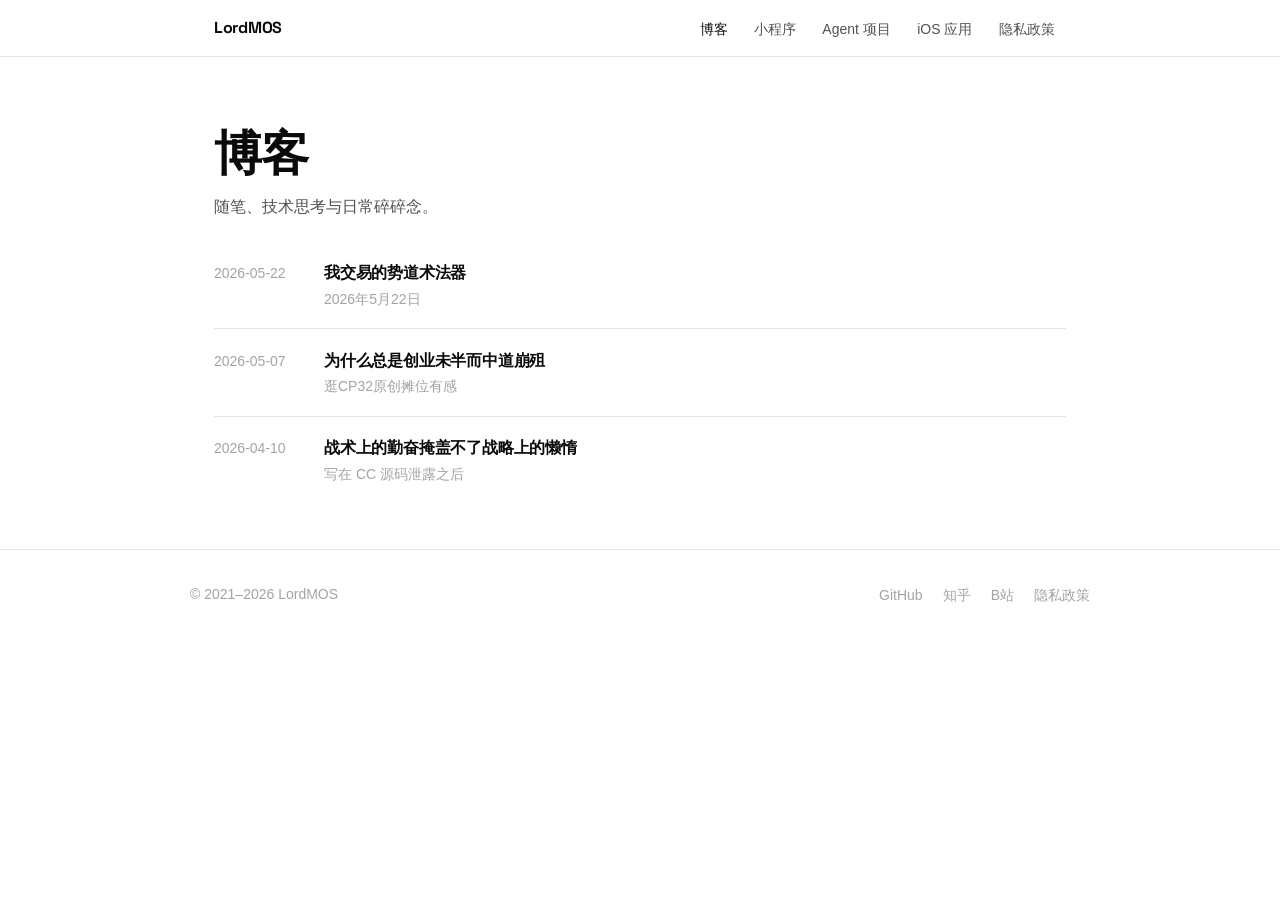
<file: blog-list.html>
<!DOCTYPE html>
<html lang="zh-CN">

<head>
  <meta charset="utf-8" />
  <meta name="viewport" content="width=device-width, initial-scale=1" />
  <meta name="description" content="LordMOS 博客文章列表" />
  <title>博客 — LordMOS</title>
  <link rel="icon" type="image/x-icon" href="assets/favicon.ico" />
  <link rel="preconnect" href="https://fonts.googleapis.com" />
  <link rel="preconnect" href="https://fonts.gstatic.com" crossorigin />
  <link rel="stylesheet" href="https://fonts.googleapis.com/css2?family=Space+Grotesk:wght@500;700&display=swap"
    media="print" onload="this.media='all'" />
  <noscript>
    <link rel="stylesheet"
      href="https://fonts.googleapis.com/css2?family=Space+Grotesk:wght@500;700&display=swap" />
  </noscript>
  <link rel="stylesheet" href="https://cdnjs.cloudflare.com/ajax/libs/font-awesome/6.6.0/css/all.min.css"
    crossorigin="anonymous" />
  <link href="css/custom.css" rel="stylesheet" />
  <link href="css/blog.css" rel="stylesheet" />
</head>

<body>

  <!-- Skip Navigation -->
  <a class="skip-nav" href="#main">跳转到主内容</a>

  <!-- Navbar -->
  <nav id="mainNav" aria-label="主导航">
    <div class="nav-inner">
      <a class="nav-brand" href="/">LordMOS</a>
      <button class="nav-toggle" id="navToggle" aria-label="打开导航菜单" aria-expanded="false" aria-controls="navLinks">
        <i class="fas fa-bars"></i>
      </button>
      <ul class="nav-links" id="navLinks">
        <li><a href="/blog-list.html" class="nav-active">博客</a></li>
        <li><a href="/#miniprogram">小程序</a></li>
        <li><a href="/#agents">Agent 项目</a></li>
        <li><a href="/#projects">iOS 应用</a></li>
        <li><a href="/privacy">隐私政策</a></li>
      </ul>
    </div>
  </nav>

  <!-- Blog List -->
  <main id="main">
  <section class="blog-list-page">
    <div class="blog-list-header">
      <h1 class="blog-list-title">博客</h1>
      <p class="blog-list-desc">随笔、技术思考与日常碎碎念。</p>
    </div>
    <div class="blog-grid" id="blogGrid">
      <div class="blog-loading">
        <div class="blog-loading-spinner"></div>
        <span>加载博客列表...</span>
      </div>
    </div>
  </section>
  </main>

  <!-- Footer -->
  <footer class="site-footer">
    <div class="footer-inner">
      <span class="footer-copy">© 2021–2026 LordMOS</span>
      <ul class="footer-nav">
        <li><a href="https://github.com/lordmos" target="_blank" rel="noopener">GitHub</a></li>
        <li><a href="https://www.zhihu.com/people/lordmos" target="_blank" rel="noopener">知乎</a></li>
        <li><a href="https://space.bilibili.com/143360" target="_blank" rel="noopener">B站</a></li>
        <li><a href="/privacy">隐私政策</a></li>
      </ul>
    </div>
  </footer>

  <script>
    // Navbar scroll effect
    const nav = document.getElementById('mainNav');
    window.addEventListener('scroll', () => {
      nav.style.borderBottomColor = window.scrollY > 10 ? 'var(--nav-scroll-border)' : 'transparent';
    });

    // Mobile nav toggle
    const navToggle = document.getElementById('navToggle');
    const navLinks = document.getElementById('navLinks');
    navToggle.addEventListener('click', () => {
      const isOpen = navLinks.classList.toggle('nav-open');
      navToggle.setAttribute('aria-expanded', isOpen);
      navToggle.querySelector('i').className = isOpen ? 'fas fa-times' : 'fas fa-bars';
    });

    // Load full blog list
    (async function loadBlogList() {
      const grid = document.getElementById('blogGrid');
      try {
        const res = await fetch('blogs/index.json');
        if (!res.ok) throw new Error('Failed to load');
        const posts = await res.json();

        // Sort by date descending
        posts.sort((a, b) => b.date.localeCompare(a.date));

        if (posts.length === 0) {
          grid.innerHTML = '<p class="blog-empty">暂无博客文章。</p>';
          return;
        }

        grid.innerHTML = posts.map(post => {
          const dateObj = new Date(post.date + 'T00:00:00');
          const dateStr = `${dateObj.getFullYear()}-${String(dateObj.getMonth()+1).padStart(2,'0')}-${String(dateObj.getDate()).padStart(2,'0')}`;
          return `
            <a class="blog-card" href="blog.html?post=${encodeURIComponent(post.file)}">
              <span class="blog-card-date">${dateStr}</span>
              <div class="blog-card-content">
                <div class="blog-card-title">${post.title}</div>
                ${post.subtitle ? `<div class="blog-card-subtitle">${post.subtitle}</div>` : ''}
              </div>
              <span class="blog-card-arrow"><i class="fas fa-arrow-right"></i></span>
            </a>`;
        }).join('');

      } catch (e) {
        grid.innerHTML = '<p class="blog-empty">加载失败，请稍后重试。</p>';
      }
    })();
  </script>

</body>

</html>
</file>
<file: css/custom.css>
/* ===== LordMOS — Minimal Theme ===== */

/* ===== Variables ===== */
:root {
  /* Typography */
  --font-display: "Space Grotesk", -apple-system, BlinkMacSystemFont, "Segoe UI", sans-serif;
  --font-body: -apple-system, BlinkMacSystemFont, "Segoe UI", "PingFang SC", "Hiragino Sans GB", "Microsoft YaHei", sans-serif;
  --text-xs: 0.75rem;    /* 12px — tags, badges */
  --text-sm: 0.875rem;   /* 14px — meta, descriptions, nav, buttons */
  --text-base: 1rem;     /* 16px — body text */
  --text-lg: 1.125rem;   /* 18px — card names */
  --text-xl: 1.3rem;     /* ~21px — featured titles */

  /* Colors */
  --fg: #0a0a0a;
  --fg-2: #525252;
  --fg-3: #a3a3a3;
  --bg: #ffffff;
  --bg-2: #fafafa;
  --border: #e5e5e5;
  --border-hover: #a3a3a3;
  --radius-sm: 8px;
  --radius: 12px;
  --radius-lg: 16px;
  --shadow: 0 1px 3px rgba(0, 0, 0, 0.06), 0 1px 2px rgba(0, 0, 0, 0.04);
  --shadow-md: 0 4px 16px rgba(0, 0, 0, 0.08);
  --transition: all 0.18s ease;
  --container: 900px;
  --accent-green: #16a34a;
  --accent-green-bg: #f0fdf4;
  --accent-green-border: #bbf7d0;
  --code-bg: #1a1a2e;
  --code-fg: #e0e0e0;
  --code-border: rgba(255, 255, 255, 0.06);
  --nav-bg: rgba(255, 255, 255, 0.85);
  --nav-scroll-border: #e5e5e5;
  color-scheme: light dark;
}

@media (prefers-color-scheme: dark) {
  :root {
    --fg: #f0f0f0;
    --fg-2: #a3a3a3;
    --fg-3: #6b6b6b;
    --bg: #0a0a0a;
    --bg-2: #171717;
    --border: #2a2a2a;
    --border-hover: #555;
    --shadow: 0 1px 3px rgba(0, 0, 0, 0.3), 0 1px 2px rgba(0, 0, 0, 0.2);
    --shadow-md: 0 4px 16px rgba(0, 0, 0, 0.4);
    --accent-green: #4ade80;
    --accent-green-bg: #052e16;
    --accent-green-border: #166534;
    --code-bg: #111827;
    --code-fg: #e5e7eb;
    --code-border: rgba(255, 255, 255, 0.08);
    --nav-bg: rgba(10, 10, 10, 0.85);
    --nav-scroll-border: #2a2a2a;
  }
}

/* ===== Reset ===== */
*,
*::before,
*::after {
  box-sizing: border-box;
  margin: 0;
}

html {
  scroll-behavior: smooth;
}

body {
  font-family: var(--font-body);
  background: var(--bg);
  color: var(--fg);
  line-height: 1.6;
  -webkit-font-smoothing: antialiased;
}

a {
  color: inherit;
  text-decoration: none;
}

img {
  display: block;
  max-width: 100%;
}

/* ===== Navbar ===== */
#mainNav {
  position: fixed;
  top: 0;
  left: 0;
  right: 0;
  z-index: 100;
  background: var(--nav-bg);
  backdrop-filter: blur(16px);
  -webkit-backdrop-filter: blur(16px);
  border-bottom: 1px solid var(--border);
  padding: 0;
  transition: var(--transition);
}

.nav-inner {
  max-width: var(--container);
  margin: 0 auto;
  padding: 0 1.5rem;
  height: 56px;
  display: flex;
  align-items: center;
  justify-content: space-between;
}

.nav-brand {
  font-family: var(--font-display);
  font-weight: 700;
  font-size: var(--text-base);
  letter-spacing: -0.3px;
  color: var(--fg);
}

.nav-links {
  display: flex;
  align-items: center;
  gap: 0.25rem;
  list-style: none;
  padding: 0;
  margin: 0;
}

.nav-links a {
  font-size: var(--text-sm);
  color: var(--fg-2);
  padding: 0.35rem 0.7rem;
  border-radius: var(--radius-sm);
  transition: var(--transition);
  white-space: nowrap;
}

.nav-links a:hover {
  background: var(--bg-2);
  color: var(--fg);
}

/* ===== Hero ===== */
.hero {
  max-width: var(--container);
  margin: 0 auto;
  padding: 9rem 1.5rem 5rem;
}

.hero-name {
  font-family: var(--font-display);
  font-size: clamp(2.8rem, 8vw, 5.5rem);
  font-weight: 700;
  letter-spacing: -2px;
  line-height: 1.05;
  color: var(--fg);
  margin-bottom: 1.25rem;
}

.hero-bio {
  font-size: clamp(1rem, 2.5vw, 1.2rem);
  color: var(--fg-2);
  font-weight: 400;
  max-width: 520px;
  line-height: 1.7;
  margin-bottom: 2rem;
}

.hero-pills {
  display: flex;
  flex-wrap: wrap;
  gap: 0.5rem;
  margin-bottom: 2.25rem;
}

.hero-pill {
  font-size: var(--text-xs);
  color: var(--fg-2);
  background: var(--bg-2);
  border: 1px solid var(--border);
  border-radius: 50px;
  padding: 0.3rem 0.85rem;
  transition: var(--transition);
}

.hero-pill:hover {
  border-color: var(--fg);
  color: var(--fg);
}

.hero-links {
  display: flex;
  gap: 0.75rem;
  flex-wrap: wrap;
}

.hero-link {
  display: inline-flex;
  align-items: center;
  gap: 0.4rem;
  font-size: var(--text-sm);
  font-weight: 500;
  color: var(--fg-2);
  border: 1px solid var(--border);
  border-radius: var(--radius-sm);
  padding: 0.45rem 1rem;
  transition: var(--transition);
}

.hero-link:hover {
  border-color: var(--fg);
  color: var(--fg);
}

/* ===== Divider ===== */
.page-divider {
  border: none;
  border-top: 1px solid var(--border);
  margin: 0;
}

/* ===== Sections ===== */
.page-section {
  max-width: var(--container);
  margin: 0 auto;
  padding: 4rem 1.5rem;
}

.section-label {
  font-size: var(--text-xs);
  font-weight: 600;
  letter-spacing: 0.08em;
  text-transform: uppercase;
  color: var(--fg-3);
  margin-bottom: 1.75rem;
}

/* ===== Mini Program (featured card) ===== */
.mp-card {
  border: 1px solid var(--border);
  border-radius: var(--radius-lg);
  padding: 2rem;
  display: flex;
  gap: 2rem;
  align-items: center;
  transition: var(--transition);
  background: var(--bg);
}

.mp-card:hover {
  border-color: var(--border-hover);
  box-shadow: var(--shadow-md);
}

.mp-qr {
  flex-shrink: 0;
  width: 120px;
  height: 120px;
  border-radius: var(--radius);
  overflow: hidden;
  border: 1px solid var(--border);
  background: var(--bg-2);
}

.mp-qr img {
  width: 100%;
  height: 100%;
  object-fit: contain;
}

.mp-body {
}

.mp-tag {
  display: inline-flex;
  align-items: center;
  gap: 0.35rem;
  font-size: var(--text-xs);
  font-weight: 600;
  letter-spacing: 0.05em;
  text-transform: uppercase;
  color: var(--accent-green);
  background: var(--accent-green-bg);
  border: 1px solid var(--accent-green-border);
  border-radius: 50px;
  padding: 0.2rem 0.7rem;
  margin-bottom: 0.75rem;
}

.mp-title {
  font-family: var(--font-display);
  font-size: var(--text-xl);
  font-weight: 700;
  letter-spacing: -0.3px;
  color: var(--fg);
  margin-bottom: 0.5rem;
}

.mp-desc {
  font-size: var(--text-sm);
  color: var(--fg-2);
  line-height: 1.7;
}

/* ===== Agent Cards ===== */
.agent-grid {
  display: grid;
  grid-template-columns: repeat(auto-fit, minmax(280px, 1fr));
  gap: 1rem;
}

.agent-card {
  text-decoration: none; /* no underline when it's an <a> */
  color: inherit;
  border: 1px solid var(--border);
  border-radius: var(--radius-lg);
  padding: 1.75rem;
  display: flex;
  flex-direction: column;
  transition: var(--transition);
  background: var(--bg);
}

.agent-card:hover {
  border-color: var(--border-hover);
  box-shadow: var(--shadow-md);
}

.agent-logo {
  width: 48px;
  height: 48px;
  border-radius: 10px;
  overflow: hidden;
  margin-bottom: 1.25rem;
  border: 1px solid var(--border);
}

.agent-logo img {
  width: 100%;
  height: 100%;
}

.agent-name {
  font-family: var(--font-display);
  font-size: var(--text-lg);
  font-weight: 700;
  color: var(--fg);
  margin-bottom: 0.25rem;
}

.agent-sub {
  font-size: var(--text-xs);
  color: var(--fg-3);
  margin-bottom: 0.75rem;
}

.agent-desc {
  font-size: var(--text-sm);
  color: var(--fg-2);
  line-height: 1.65;
  flex: 1;
  margin-bottom: 1.25rem;
}

.agent-tags {
  display: flex;
  flex-wrap: wrap;
  gap: 0.35rem;
  margin-bottom: 1.25rem;
}

.agent-tag {
  font-size: var(--text-xs);
  color: var(--fg-3);
  background: var(--bg-2);
  border: 1px solid var(--border);
  border-radius: 4px;
  padding: 0.15rem 0.5rem;
}

.btn-gh {
  display: inline-flex;
  align-items: center;
  gap: 0.4rem;
  font-size: var(--text-sm);
  font-weight: 500;
  color: var(--fg-2);
  border: 1px solid var(--border);
  border-radius: var(--radius-sm);
  padding: 0.4rem 0.9rem;
  transition: var(--transition);
  width: fit-content;
}

.btn-gh:hover {
  border-color: var(--fg);
  color: var(--fg);
}

/* ===== iOS App Grid ===== */
.app-grid {
  display: grid;
  grid-template-columns: repeat(auto-fill, minmax(200px, 1fr));
  gap: 1rem;
}

.app-card {
  text-decoration: none;   /* no underline when it's an <a> */
  color: inherit;
  border: 1px solid var(--border);
  border-radius: var(--radius-lg);
  padding: 1.5rem;
  display: flex;
  flex-direction: column;
  transition: var(--transition);
  background: var(--bg);
}

.app-card:hover {
  border-color: var(--border-hover);
  box-shadow: var(--shadow-md);
}

.app-icon {
  width: 56px;
  height: 56px;
  border-radius: 13px;
  margin-bottom: 1rem;
  box-shadow: 0 2px 8px rgba(0, 0, 0, 0.1);
}

.app-name {
  font-family: var(--font-display);
  font-size: var(--text-base);
  font-weight: 700;
  color: var(--fg);
  margin-bottom: 0.15rem;
}

.app-sub {
  font-size: var(--text-xs);
  color: var(--fg-3);
  margin-bottom: 0.6rem;
  font-style: italic;
}

.app-desc {
  font-size: var(--text-sm);
  color: var(--fg-2);
  line-height: 1.6;
  flex: 1;
  margin-bottom: 1.1rem;
}

.btn-store {
  display: inline-flex;
  align-items: center;
  gap: 0.35rem;
  font-size: var(--text-sm);
  font-weight: 600;
  color: var(--bg);
  background: var(--fg);
  border-radius: var(--radius-sm);
  padding: 0.4rem 0.85rem;
  transition: var(--transition);
  width: fit-content;
}

.btn-store:hover {
  background: var(--fg-2);
  color: var(--bg);
}

/* ===== Footer ===== */
.site-footer {
  border-top: 1px solid var(--border);
  padding: 2rem 1.5rem;
}

.footer-inner {
  max-width: var(--container);
  margin: 0 auto;
  display: flex;
  align-items: center;
  justify-content: space-between;
  flex-wrap: wrap;
  gap: 1rem;
}

.footer-copy {
  font-size: var(--text-sm);
  color: var(--fg-3);
}

.footer-nav {
  display: flex;
  gap: 1.25rem;
  list-style: none;
  padding: 0;
}

.footer-nav a {
  font-size: var(--text-sm);
  color: var(--fg-3);
  transition: var(--transition);
}

.footer-nav a:hover {
  color: var(--fg);
}

/* ===== Skip Navigation ===== */
.skip-nav {
  position: absolute;
  top: -100%;
  left: 1rem;
  z-index: 200;
  background: var(--fg);
  color: var(--bg);
  padding: 0.6rem 1.2rem;
  border-radius: var(--radius-sm);
  font-size: var(--text-sm);
  font-weight: 500;
  transition: top 0.2s ease;
}

.skip-nav:focus {
  top: 0.75rem;
}

/* ===== Focus Styles ===== */
:focus-visible {
  outline: 2px solid var(--fg);
  outline-offset: 2px;
}

a:focus-visible,
button:focus-visible {
  outline: 2px solid var(--fg);
  outline-offset: 2px;
  border-radius: 2px;
}

/* ===== Mobile Nav Toggle ===== */
.nav-toggle {
  display: none;
  background: none;
  border: 1px solid var(--border);
  border-radius: var(--radius-sm);
  padding: 0.4rem 0.55rem;
  cursor: pointer;
  color: var(--fg);
  font-size: var(--text-lg);
  line-height: 1;
  transition: var(--transition);
}

.nav-toggle:hover {
  border-color: var(--fg);
}

/* ===== Responsive ===== */
@media (max-width: 640px) {
  .hero {
    padding: 7rem 1.25rem 3.5rem;
  }
  .page-section {
    padding: 3rem 1.25rem;
  }
  .mp-card {
    flex-direction: column;
    gap: 1.5rem;
  }
  .mp-qr {
    width: 100px;
    height: 100px;
  }
  .app-grid {
    grid-template-columns: repeat(2, 1fr);
  }
  .footer-inner {
    flex-direction: column;
    align-items: flex-start;
  }
  .nav-toggle {
    display: block;
  }
  .nav-links {
    display: none;
    position: absolute;
    top: 56px;
    left: 0;
    right: 0;
    flex-direction: column;
    background: var(--nav-bg);
    backdrop-filter: blur(16px);
    -webkit-backdrop-filter: blur(16px);
    border-bottom: 1px solid var(--border);
    padding: 0.5rem 1.5rem 1rem;
    gap: 0;
  }
  .nav-links.nav-open {
    display: flex;
  }
  .nav-links li {
    width: 100%;
  }
  .nav-links a {
    display: block;
    padding: 0.75rem 0.5rem;
    font-size: var(--text-base);
    border-bottom: 1px solid var(--border);
    border-radius: 0;
  }
  .nav-links li:last-child a {
    border-bottom: none;
  }
}
</file>
<file: css/blog.css>
/* ===== Blog Section on Homepage ===== */

/* --- Blog Grid --- */
.blog-grid {
  display: flex;
  flex-direction: column;
  gap: 0;
}

.blog-card {
  display: flex;
  align-items: baseline;
  gap: 1.25rem;
  padding: 1.15rem 0;
  border-bottom: 1px solid var(--border);
  text-decoration: none;
  color: inherit;
  transition: var(--transition);
  position: relative;
}

.blog-card:first-child {
  padding-top: 0;
}

.blog-card:last-child {
  border-bottom: none;
  padding-bottom: 0;
}

.blog-card:hover .blog-card-title {
  color: var(--fg);
}

.blog-card:hover .blog-card-arrow {
  opacity: 1;
  transform: translateX(2px);
}

.blog-card-date {
  flex-shrink: 0;
  font-size: var(--text-sm);
  color: var(--fg-3);
  font-variant-numeric: tabular-nums;
  min-width: 90px;
}

.blog-card-content {
  flex: 1;
  min-width: 0;
}

.blog-card-title {
  font-size: var(--text-base);
  font-weight: 600;
  color: var(--fg);
  letter-spacing: -0.2px;
  transition: var(--transition);
  margin-bottom: 0.2rem;
}

.blog-card-subtitle {
  font-size: var(--text-sm);
  color: var(--fg-3);
  line-height: 1.5;
}

.blog-card-arrow {
  flex-shrink: 0;
  font-size: var(--text-sm);
  color: var(--fg-3);
  opacity: 0;
  transition: var(--transition);
}

/* --- "View All" link --- */
.blog-view-all {
  display: inline-flex;
  align-items: center;
  gap: 0.4rem;
  margin-top: 1.5rem;
  font-size: var(--text-sm);
  font-weight: 500;
  color: var(--fg-2);
  transition: var(--transition);
}

.blog-view-all:hover {
  color: var(--fg);
}

/* ===== Blog List Page ===== */

.blog-list-page {
  max-width: var(--container);
  margin: 0 auto;
  padding: 8rem 1.5rem 4rem;
}

.blog-list-header {
  margin-bottom: 2.5rem;
}

.blog-list-title {
  font-family: var(--font-display);
  font-size: clamp(2rem, 5vw, 3rem);
  font-weight: 700;
  letter-spacing: -1.5px;
  line-height: 1.1;
  color: var(--fg);
  margin-bottom: 0.75rem;
}

.blog-list-desc {
  font-size: var(--text-base);
  color: var(--fg-2);
  line-height: 1.7;
}

.blog-empty {
  color: var(--fg-3);
  font-size: var(--text-sm);
  padding: 1rem 0;
}

/* Nav active state */
.nav-active {
  color: var(--fg) !important;
  font-weight: 500;
}

/* ===== Blog Reader Page ===== */

.blog-article {
  max-width: 720px;
  margin: 0 auto;
  padding: 8rem 1.5rem 4rem;
}

/* --- Header --- */
.blog-header {
  margin-bottom: 3rem;
  padding-bottom: 2rem;
  border-bottom: 1px solid var(--border);
}

.blog-back {
  display: inline-flex;
  align-items: center;
  gap: 0.5rem;
  font-size: var(--text-sm);
  font-weight: 500;
  color: var(--fg-3);
  margin-bottom: 2rem;
  transition: var(--transition);
}

.blog-back:hover {
  color: var(--fg);
}

.blog-title {
  font-family: var(--font-display);
  font-size: clamp(1.8rem, 5vw, 2.5rem);
  font-weight: 700;
  letter-spacing: -1px;
  line-height: 1.2;
  color: var(--fg);
  margin-bottom: 1rem;
}

.blog-meta {
  display: flex;
  align-items: center;
  gap: 1rem;
  flex-wrap: wrap;
}

.blog-meta-date {
  display: inline-flex;
  align-items: center;
  gap: 0.4rem;
  font-size: var(--text-sm);
  color: var(--fg-3);
}

.blog-meta-subtitle {
  font-size: var(--text-sm);
  color: var(--fg-2);
  font-style: italic;
}

/* --- Body (rendered markdown) --- */
.blog-body {
  font-size: var(--text-base);
  color: var(--fg);
  line-height: 1.75;
}

.blog-body h1 {
  font-family: var(--font-display);
  font-size: 1.5rem;
  font-weight: 700;
  letter-spacing: -0.5px;
  margin: 2.5rem 0 1rem;
  color: var(--fg);
}

.blog-body h2 {
  font-family: var(--font-display);
  font-size: 1.25rem;
  font-weight: 700;
  letter-spacing: -0.3px;
  margin: 2.25rem 0 0.75rem;
  color: var(--fg);
}

.blog-body h3 {
  font-family: var(--font-display);
  font-size: var(--text-lg);
  font-weight: 600;
  margin: 2rem 0 0.6rem;
  color: var(--fg);
}

.blog-body p {
  margin-bottom: 1.25rem;
}

.blog-body a {
  color: var(--fg);
  text-decoration: underline;
  text-underline-offset: 3px;
  text-decoration-color: var(--fg-3);
  transition: var(--transition);
}

.blog-body a:hover {
  text-decoration-color: var(--fg);
}

.blog-body blockquote {
  border-left: 3px solid var(--border);
  margin: 1.5rem 0;
  padding: 0.75rem 1.25rem;
  color: var(--fg-2);
  background: var(--bg-2);
  border-radius: 0 var(--radius-sm) var(--radius-sm) 0;
  font-style: italic;
}

.blog-body blockquote p:last-child {
  margin-bottom: 0;
}

.blog-body pre {
  background: var(--code-bg);
  color: var(--code-fg);
  border-radius: var(--radius);
  padding: 1.25rem 1.5rem;
  margin: 1.5rem 0;
  overflow-x: auto;
  font-size: var(--text-sm);
  line-height: 1.6;
  border: 1px solid var(--code-border);
}

.blog-body code {
  font-family: "SF Mono", "Fira Code", "JetBrains Mono", Menlo, monospace;
  font-size: 0.875em;
}

.blog-body :not(pre) > code {
  background: var(--bg-2);
  border: 1px solid var(--border);
  border-radius: 4px;
  padding: 0.15rem 0.4rem;
  font-size: 0.85em;
  color: var(--fg);
}

.blog-body ul,
.blog-body ol {
  margin: 1rem 0 1.25rem;
  padding-left: 1.5rem;
}

.blog-body li {
  margin-bottom: 0.4rem;
}

.blog-body img {
  border-radius: var(--radius);
  margin: 1.5rem 0;
  box-shadow: var(--shadow);
}

.blog-body hr {
  border: none;
  border-top: 1px solid var(--border);
  margin: 2.5rem 0;
}

.blog-body strong {
  font-weight: 600;
  color: var(--fg);
}

/* --- Loading state --- */
.blog-loading {
  display: flex;
  align-items: center;
  gap: 0.75rem;
  color: var(--fg-3);
  font-size: var(--text-sm);
  padding: 2rem 0;
}

.blog-loading-spinner {
  width: 18px;
  height: 18px;
  border: 2px solid var(--border);
  border-top-color: var(--fg-3);
  border-radius: 50%;
  animation: blog-spin 0.6s linear infinite;
}

@keyframes blog-spin {
  to { transform: rotate(360deg); }
}

/* ===== Responsive ===== */
@media (max-width: 640px) {
  .blog-list-page {
    padding: 6.5rem 1.25rem 3rem;
  }

  .blog-article {
    padding: 6.5rem 1.25rem 3rem;
  }

  .blog-card {
    flex-direction: column;
    gap: 0.25rem;
  }

  .blog-card-date {
    min-width: unset;
  }

  .blog-card-arrow {
    display: none;
  }
}
</file>
